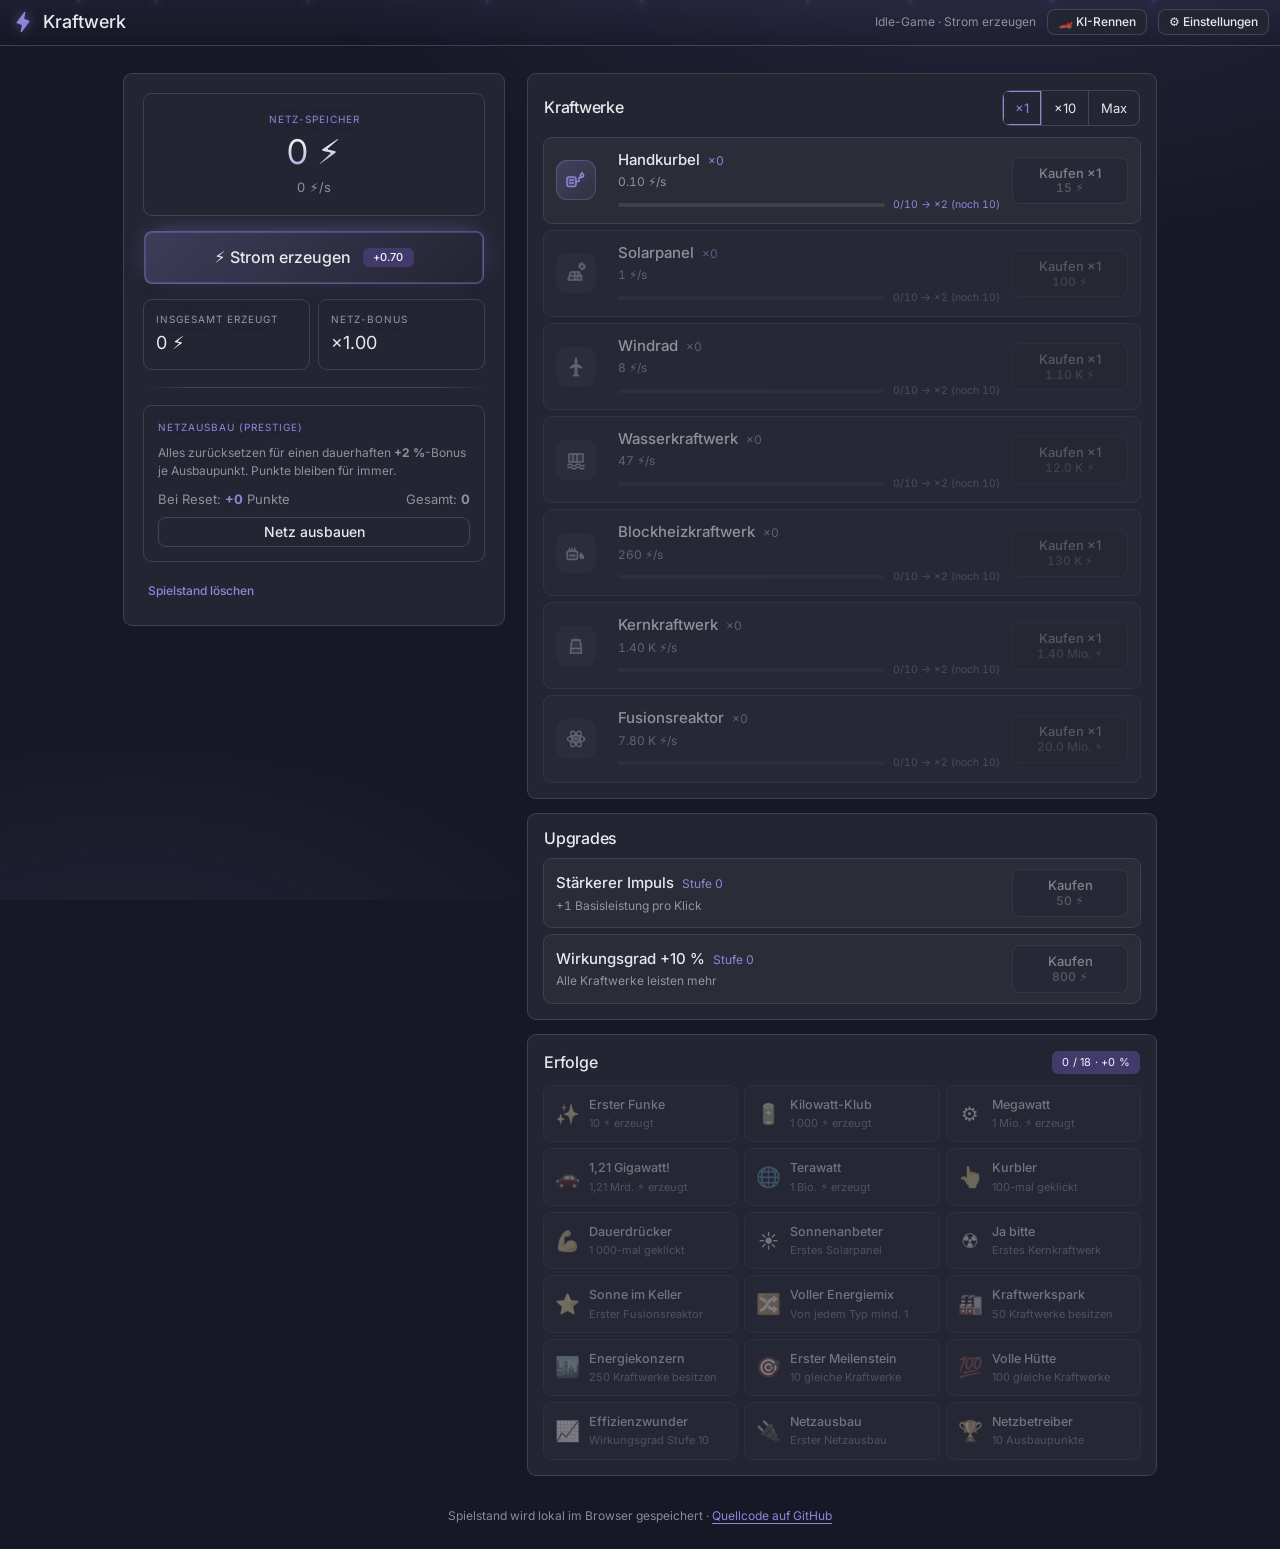
<file: index.html>
<!DOCTYPE html>
<html lang="de-CH">
<head>
<meta charset="utf-8">
<meta name="viewport" content="width=device-width, initial-scale=1">
<title>Kraftwerk — Idle Game</title>
<meta name="description" content="Ein Strom-Idle-Game: klicke, baue Kraftwerke von der Handkurbel bis zum Fusionsreaktor und baue dein Netz aus.">
<link rel="stylesheet" href="css/styles.css?v=13">
<link rel="icon" href="data:image/svg+xml,%3Csvg xmlns='http://www.w3.org/2000/svg' viewBox='0 0 256 256'%3E%3Crect width='256' height='256' rx='48' fill='%23161826'/%3E%3Cpath fill='%239184d9' d='M215.79,118.17a8,8,0,0,0-5-5.66L153.18,90.9l14.66-73.33a8,8,0,0,0-13.69-7l-88,120a8,8,0,0,0,3,11.69l57.63,21.61L112.16,237.43a8,8,0,0,0,13.69,7l88-120A8,8,0,0,0,215.79,118.17Z'/%3E%3C/svg%3E">
</head>
<body>
<div class="fx-bg" aria-hidden="true">
  <span class="fx-dot"></span><span class="fx-dot"></span><span class="fx-dot"></span>
  <span class="fx-dot"></span><span class="fx-dot"></span><span class="fx-dot"></span>
  <span class="fx-dot"></span><span class="fx-dot"></span><span class="fx-dot"></span>
</div>
<div class="page">

  <header class="topbar">
    <span class="brand">
      <svg width="22" height="22" viewBox="0 0 256 256" fill="var(--color-accent)"><path d="M215.79,118.17a8,8,0,0,0-5-5.66L153.18,90.9l14.66-73.33a8,8,0,0,0-13.69-7l-88,120a8,8,0,0,0,3,11.69l57.63,21.61L112.16,237.43a8,8,0,0,0,13.69,7l88-120A8,8,0,0,0,215.79,118.17Z"></path></svg>
      Kraftwerk
    </span>
    <span class="text-muted" style="font-size:12px">Idle-Game · Strom erzeugen</span>
    <a class="fx-toggle" href="rennen/" title="Neuronale Netze lernen Autofahren" style="text-decoration:none">🏎️ KI-Rennen</a>
    <button class="fx-toggle" id="open-settings" title="Einstellungen & Cheats" aria-haspopup="dialog">⚙️ Einstellungen</button>
  </header>

  <main class="game">

    <!-- linke Spalte: Erzeugung + Stats -->
    <section class="card elev-sm" style="gap:16px;padding:20px">
      <div class="card elev-sm" style="padding:18px;gap:6px;align-items:center;text-align:center">
        <span class="card-kicker">Netz-Speicher</span>
        <span id="idle-energy" style="font-size:34px;font-family:var(--font-heading);line-height:1.1">0&nbsp;⚡</span>
        <span class="text-muted" style="font-size:13px"><span id="idle-rate">0</span> ⚡/s</span>
        <span class="hidden" id="idle-offline" style="font-size:12px;color:var(--color-accent)"></span>
        <span class="hidden idle-buffs" id="idle-buffs"></span>
      </div>

      <button class="btn btn-secondary elev-md" id="idle-click" style="padding:16px;font-size:16px;justify-content:center">
        ⚡ Strom erzeugen
        <span class="tag tag-accent" id="idle-clickgain" style="margin-left:6px">+1</span>
      </button>

      <div style="display:grid;grid-template-columns:1fr 1fr;gap:10px">
        <div class="card elev-sm" style="padding:12px;gap:2px"><span class="card-kicker" style="color:var(--color-neutral-500)">Insgesamt erzeugt</span><span style="font-size:18px;font-family:var(--font-heading)" id="idle-total">0 ⚡</span></div>
        <div class="card elev-sm" style="padding:12px;gap:2px"><span class="card-kicker" style="color:var(--color-neutral-500)">Netz-Bonus</span><span style="font-size:18px;font-family:var(--font-heading)" id="idle-prestige-mult">×1.00</span></div>
      </div>

      <div class="hr" style="margin:2px 0"></div>

      <div class="card elev-sm" style="padding:14px;gap:8px">
        <span class="card-kicker">Netzausbau (Prestige)</span>
        <p class="text-muted" style="font-size:12px;margin:0">Alles zurücksetzen für einen dauerhaften <strong>+2 %</strong>-Bonus je Ausbaupunkt. Punkte bleiben für immer.</p>
        <div style="display:flex;justify-content:space-between;font-size:13px">
          <span class="text-muted">Bei Reset: <strong id="idle-prestige-gain" style="color:var(--color-accent)">+0</strong> Punkte</span>
          <span class="text-muted">Gesamt: <strong id="idle-prestige-have">0</strong></span>
        </div>
        <button class="btn btn-secondary" id="idle-prestige" style="justify-content:center" disabled>Netz ausbauen</button>
      </div>

      <button class="btn btn-ghost" id="idle-reset" style="font-size:12px;align-self:flex-start">Spielstand löschen</button>
    </section>

    <!-- rechte Spalte: Kraftwerke + Upgrades -->
    <section style="display:flex;flex-direction:column;gap:16px">
      <div class="card elev-sm" style="padding:16px;gap:12px">
        <div style="display:flex;align-items:center;justify-content:space-between;flex-wrap:wrap;gap:8px">
          <h5 style="margin:0">Kraftwerke</h5>
          <div class="seg" id="idle-buyamount">
            <label class="seg-opt"><input type="radio" name="idle-buy" value="1" checked>×1</label>
            <label class="seg-opt"><input type="radio" name="idle-buy" value="10">×10</label>
            <label class="seg-opt"><input type="radio" name="idle-buy" value="max">Max</label>
          </div>
        </div>
        <div id="idle-generators" style="display:flex;flex-direction:column;gap:8px"></div>
      </div>

      <div class="card elev-sm" style="padding:16px;gap:12px">
        <h5 style="margin:0">Upgrades</h5>
        <div id="idle-upgrades" style="display:flex;flex-direction:column;gap:8px"></div>
      </div>

      <div class="card elev-sm" style="padding:16px;gap:12px">
        <div style="display:flex;align-items:center;justify-content:space-between;flex-wrap:wrap;gap:8px">
          <h5 style="margin:0">Erfolge</h5>
          <span class="tag tag-accent" id="idle-ach-summary" title="Jeder Erfolg gibt +2 % Gesamtleistung">0 / 0 · +0 %</span>
        </div>
        <div id="idle-achievements" class="ach-grid"></div>
      </div>
    </section>

  </main>

  <footer class="text-muted" style="text-align:center;font-size:12px;padding:24px">
    Spielstand wird lokal im Browser gespeichert · <a href="https://github.com/giudicea/kraftwerk-idle">Quellcode auf GitHub</a>
  </footer>

</div>

<!-- Einstellungs-/Cheat-Modal -->
<div class="modal-overlay hidden" id="settings-overlay" role="dialog" aria-modal="true" aria-labelledby="settings-title">
  <div class="modal elev-lg">
    <div class="modal-head">
      <h5 id="settings-title" style="margin:0">Einstellungen</h5>
      <button class="modal-close" id="settings-close" aria-label="Schließen">✕</button>
    </div>
    <div class="modal-tabs" role="tablist">
      <button class="modal-tab is-active" id="tab-sound" role="tab" aria-selected="true">🔊 Sound</button>
      <button class="modal-tab" id="tab-cheats" role="tab" aria-selected="false">🎁 Codes</button>
      <button class="modal-tab" id="tab-stats" role="tab" aria-selected="false">📊 Statistik</button>
    </div>

    <!-- Tab: Sound -->
    <div class="modal-panel" id="panel-sound">
      <div class="set-toggles">
        <button class="fx-toggle" id="fx-sound" aria-pressed="true" title="Soundeffekte an/aus">🔊 Sound</button>
        <button class="fx-toggle" id="fx-music" aria-pressed="false" title="Musik an/aus">♫ Musik</button>
        <button class="fx-toggle" id="fx-hum" aria-pressed="false" title="Strom-Brumm an/aus">〜 Brumm</button>
      </div>
      <label class="set-row"><span>Gesamt</span><input type="range" id="vol-master" min="0" max="100" step="1"><span class="set-val" id="volval-master">50%</span></label>
      <label class="set-row"><span>Effekte</span><input type="range" id="vol-sfx" min="0" max="100" step="1"><span class="set-val" id="volval-sfx">100%</span></label>
      <label class="set-row"><span>Musik</span><input type="range" id="vol-music" min="0" max="100" step="1"><span class="set-val" id="volval-music">90%</span></label>
      <label class="set-row"><span>Brumm</span><input type="range" id="vol-hum" min="0" max="100" step="1"><span class="set-val" id="volval-hum">6%</span></label>
      <p class="text-muted" style="font-size:11px;margin:4px 0 0">Ton startet nach dem ersten Klick ins Spiel (Browser-Regel).</p>
    </div>

    <!-- Tab: Codes (Geschenke einlösen / Cheats freischalten) -->
    <div class="modal-panel hidden" id="panel-cheats">
      <p class="text-muted" style="font-size:12px;margin:0 0 4px">Code eingeben und mit <strong>Enter</strong> oder „Einlösen" bestätigen. Es gibt <strong>Geschenk-Codes</strong> für Belohnungen – ein geheimer Code schaltet zusätzlich den Cheat-Modus frei.</p>
      <div class="cheat-input-row">
        <input type="text" id="cheat-input" placeholder="Code eingeben …" autocomplete="off" spellcheck="false">
        <button class="btn btn-secondary" id="cheat-apply">Einlösen</button>
      </div>
      <div class="cheat-msg" id="cheat-msg" aria-live="polite"></div>
      <div class="code-unlocked hidden" id="cheat-unlocked-badge">🔓 Cheat-Modus aktiv</div>
      <div class="cheat-help hidden" id="cheat-help">
        <span class="card-kicker">Cheat-Codes</span>
        <ul id="cheat-list"></ul>
      </div>
    </div>

    <!-- Tab: Statistik -->
    <div class="modal-panel hidden" id="panel-stats">
      <div class="stat-grid">
        <div class="stat-cell"><span class="card-kicker">Spielzeit</span><span id="stat-play">0 s</span></div>
        <div class="stat-cell"><span class="card-kicker">Klicks gesamt</span><span id="stat-clicks">0</span></div>
        <div class="stat-cell"><span class="card-kicker">Insgesamt erzeugt</span><span id="stat-total">0 ⚡</span></div>
        <div class="stat-cell"><span class="card-kicker">Netz-Bonus</span><span id="stat-mult">×1.00</span></div>
        <div class="stat-cell"><span class="card-kicker">Ausbaupunkte</span><span id="stat-prestige">0</span></div>
        <div class="stat-cell"><span class="card-kicker">Erfolge</span><span id="stat-ach">0 / 18</span></div>
        <div class="stat-cell"><span class="card-kicker">Stromstöße gefangen</span><span id="stat-surges">0</span></div>
      </div>
      <p class="text-muted" style="font-size:11px;margin:2px 0 0">💡 Tipp: Halte nach goldenen <strong>Stromstößen</strong> Ausschau – anklicken bringt Energie oder einen Zeitbonus!</p>
    </div>
  </div>
</div>

<div class="kraft-toasts" id="kraft-toasts" aria-live="polite" aria-atomic="false"></div>
<script src="js/fx.js?v=13"></script>
<script src="js/game.js?v=13"></script>
</body>
</html>
</file>
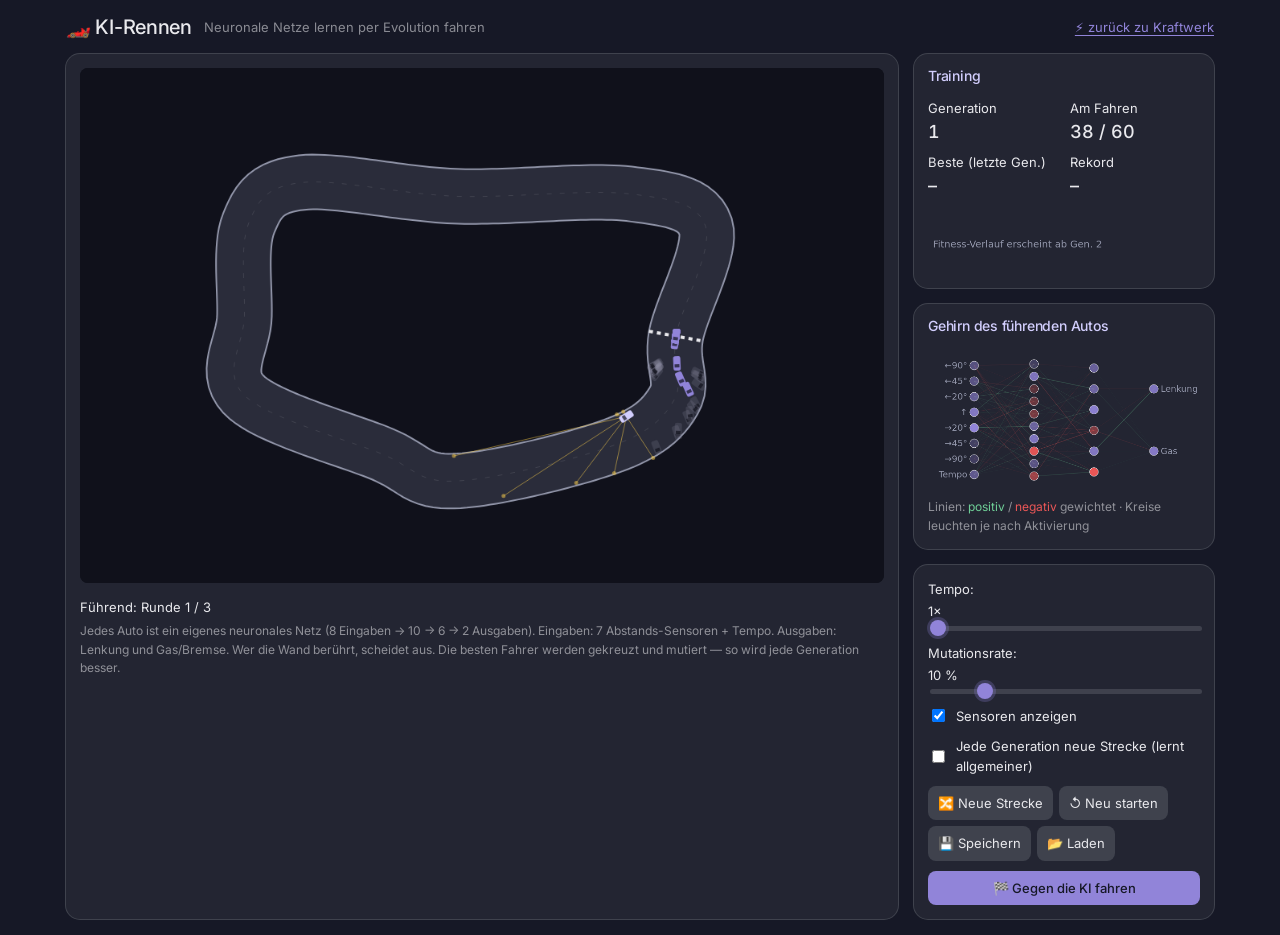
<file: rennen/index.html>
<!DOCTYPE html>
<html lang="de-CH">
<head>
<meta charset="utf-8">
<meta name="viewport" content="width=device-width, initial-scale=1">
<title>KI-Rennen — Neuroevolution</title>
<meta name="description" content="Autos mit neuronalem Netz lernen per Evolution eine Rennstrecke — danach selbst gegen die beste KI fahren.">
<link rel="stylesheet" href="../css/styles.css?v=13">
<link rel="icon" href="data:image/svg+xml,%3Csvg xmlns='http://www.w3.org/2000/svg' viewBox='0 0 24 24'%3E%3Crect width='24' height='24' rx='5' fill='%23161826'/%3E%3Cpath fill='%239184d9' d='M5 15l2-6h10l2 6v3h-2v-1H7v1H5z'/%3E%3C/svg%3E">
<style>
  .race { max-width: 1180px; margin: 0 auto; padding: 16px; display: grid; gap: 16px;
    grid-template-columns: minmax(0, 1fr) 300px; }
  @media (max-width: 860px) { .race { grid-template-columns: minmax(0, 1fr); } }
  .race-head { display: flex; flex-wrap: wrap; align-items: center; gap: 12px; max-width: 1180px;
    margin: 0 auto; padding: 16px 16px 0; }
  .race-head h1 { font-size: 20px; margin: 0; }
  .race-head a { font-size: 13px; }
  .card { background: var(--color-surface); border-radius: var(--radius-lg); box-shadow: var(--shadow-sm); padding: 14px; }
  #track { width: 100%; height: auto; display: block; border-radius: var(--radius-md); background: #10111b; touch-action: none; }
  .stats { display: grid; grid-template-columns: 1fr 1fr; gap: 6px 12px; font-size: 13px; }
  .stats b { display: block; font-size: 18px; font-weight: 500; font-variant-numeric: tabular-nums; }
  .ctl { display: grid; gap: 10px; font-size: 13px; }
  .ctl label { display: grid; gap: 2px; }
  .ctl input[type=range] { width: 100%; accent-color: var(--color-accent); }
  .ctl .check { display: flex; gap: 8px; align-items: center; }
  .btns { display: flex; flex-wrap: wrap; gap: 6px; }
  .btn { font: inherit; font-size: 13px; color: var(--color-text); background: var(--color-neutral-800);
    border: 0; border-radius: var(--radius-md); padding: 7px 10px; cursor: pointer; }
  .btn:hover { background: #4b4f5c; }
  .btn.primary { background: var(--color-accent); color: #161826; font-weight: 500; }
  .btn.primary:hover { background: var(--color-accent-300); }
  h2 { font-size: 14px; margin: 0 0 8px; color: var(--color-accent-300); }
  .side { display: grid; gap: 16px; align-content: start; }
  #net, #chart { width: 100%; display: block; }
  .touch { display: none; gap: 8px; margin-top: 10px; }
  .touch .btn { flex: 1; padding: 16px 0; font-size: 20px; user-select: none; -webkit-user-select: none; }
  body.racing .touch { display: flex; }
  body.racing .train-only { display: none; }
  body:not(.racing) .race-only { display: none; }
  .msg { font-size: 13px; margin-top: 8px; min-height: 1.4em; }
  .legend { font-size: 12px; }
</style>
</head>
<body>
<header class="race-head">
  <h1>🏎️ KI-Rennen</h1>
  <span class="text-muted" style="font-size:13px">Neuronale Netze lernen per Evolution fahren</span>
  <a href="../index.html" style="margin-left:auto">⚡ zurück zu Kraftwerk</a>
</header>

<main class="race">
  <section class="card">
    <canvas id="track" width="1000" height="640" aria-label="Rennstrecke"></canvas>
    <div class="touch" aria-label="Steuerung">
      <button class="btn" data-key="left">◀</button>
      <button class="btn" data-key="brake">■</button>
      <button class="btn" data-key="gas">▲</button>
      <button class="btn" data-key="right">▶</button>
    </div>
    <div class="msg" id="msg"></div>
    <p class="text-muted legend train-only">
      Jedes Auto ist ein eigenes neuronales Netz (8 Eingaben → 10 → 6 → 2 Ausgaben).
      Eingaben: 7 Abstands-Sensoren + Tempo. Ausgaben: Lenkung und Gas/Bremse.
      Wer die Wand berührt, scheidet aus. Die besten Fahrer werden gekreuzt und
      mutiert — so wird jede Generation besser.
    </p>
    <p class="text-muted legend race-only">
      Steuerung: <b>Pfeiltasten</b> oder <b>WASD</b> (bzw. Tasten unten am Handy).
      Du fährst <span style="color:#f2c94c">gelb</span>, die KI <span style="color:#9184d9">lila</span>.
      3 Runden — wer zuerst durch ist, gewinnt!
    </p>
  </section>

  <aside class="side">
    <section class="card">
      <h2>Training</h2>
      <div class="stats">
        <div>Generation<b id="s-gen">1</b></div>
        <div>Am Fahren<b id="s-alive">0</b></div>
        <div>Beste (letzte Gen.)<b id="s-last">–</b></div>
        <div>Rekord<b id="s-rec">–</b></div>
      </div>
      <canvas id="chart" width="560" height="120" style="margin-top:10px"></canvas>
    </section>

    <section class="card">
      <h2>Gehirn des führenden Autos</h2>
      <canvas id="net" width="560" height="300"></canvas>
      <div class="text-muted legend">Linien: <span style="color:#6fcf97">positiv</span> / <span style="color:#eb5757">negativ</span> gewichtet · Kreise leuchten je nach Aktivierung</div>
    </section>

    <section class="card ctl">
      <div class="train-only ctl">
        <label>Tempo: <span id="v-speed">1×</span>
          <input type="range" id="speed" min="1" max="40" value="1"></label>
        <label>Mutationsrate: <span id="v-mut">10 %</span>
          <input type="range" id="mut" min="1" max="50" value="10"></label>
        <label class="check"><input type="checkbox" id="rays" checked> Sensoren anzeigen</label>
        <label class="check"><input type="checkbox" id="shuffle"> Jede Generation neue Strecke (lernt allgemeiner)</label>
        <div class="btns">
          <button class="btn" id="b-track">🔀 Neue Strecke</button>
          <button class="btn" id="b-reset">↺ Neu starten</button>
          <button class="btn" id="b-save">💾 Speichern</button>
          <button class="btn" id="b-load">📂 Laden</button>
        </div>
        <button class="btn primary" id="b-race">🏁 Gegen die KI fahren</button>
      </div>
      <div class="race-only btns">
        <button class="btn primary" id="b-again">🔁 Nochmal</button>
        <button class="btn" id="b-train">← Zurück zum Training</button>
      </div>
    </section>
  </aside>
</main>

<script src="nn.js?v=1"></script>
<script src="sim.js?v=1"></script>
<script src="rennen.js?v=1"></script>
</body>
</html>
</file>
<file: css/styles.css>
/* Kraftwerk — Idle Game. Design-Tokens (Nocturne) und Komponenten,
   abgeleitet aus der Elektro-Toolbox. */
@import url('https://fonts.googleapis.com/css2?family=Inter:wght@400;500;600;700&display=swap');

:root {
  --color-bg: #161826;
  --color-surface: #232532;
  --color-text: #e9e9ed;
  --color-accent: #9184d9;
  --color-accent-2: #a7a1db;
  --color-divider: color-mix(in srgb, #e9e9ed 16%, transparent);

  --color-neutral-100: #f3f5fe;
  --color-neutral-500: #9397ab;
  --color-neutral-800: #3f424d;

  --color-accent-100: #f5f4ff;
  --color-accent-300: #d2cefd;
  --color-accent-800: #423a6a;

  --font-heading: "Inter", system-ui, sans-serif;
  --font-heading-weight: 500;
  --font-body: "Inter", system-ui, sans-serif;

  --space-1: 2.8px;
  --space-2: 5.6px;
  --space-3: 8.4px;
  --space-4: 11.2px;

  --radius-sm: 4px;
  --radius-md: 8px;
  --radius-lg: 14px;

  --shadow-sm: 0 0 0 1px #3f424d;
  --shadow-md: 0 0 0 1px #595d6c, 0 6px 18px rgba(0,0,0,0.55);
  --shadow-lg: 0 0 0 1px #9397ab, 0 16px 40px rgba(0,0,0,0.65);
}

*, *::before, *::after { box-sizing: border-box; }
body { margin: 0; background: var(--color-bg); color: var(--color-text); font-family: var(--font-body); font-size: 15px; line-height: 1.55; font-weight: 400; }
h1, h2, h3, h4, h5, h6 {
  font-family: var(--font-heading); font-weight: var(--font-heading-weight);
  line-height: 1.12; letter-spacing: -0.015em; margin: 0 0 var(--space-2);
}
h5 { font-size: 16px; }
p { margin: 0 0 var(--space-3); }
a { color: var(--color-accent); text-underline-offset: 3px; }
a:hover { color: var(--color-accent-300); }
:focus { outline: none; }
:focus-visible { outline: 2px solid var(--color-accent); outline-offset: 2px; }
::selection { background: color-mix(in srgb, var(--color-accent) 30%, transparent); }
.hidden { display: none !important; }
.text-muted { color: color-mix(in srgb, var(--color-text) 55%, transparent); }

.hr { height: 1px; border: 0; margin: var(--space-4) 0;
  background: linear-gradient(to right, transparent, var(--color-divider) 48px,
    var(--color-divider) calc(100% - 48px), transparent); }

/* — buttons — */
.btn {
  display: inline-flex; align-items: center; justify-content: center; gap: 6px;
  cursor: pointer; text-decoration: none;
  font-family: var(--font-heading); font-weight: var(--font-heading-weight);
  font-size: 14px; line-height: 1.2; color: var(--color-text);
  background: transparent; border: 1px solid transparent;
  padding: var(--space-2) calc(var(--space-3) * 1.2);
  border-radius: var(--radius-md);
}
.btn svg { display: block; }
.btn-secondary { border-color: var(--color-divider); }
.btn-secondary:hover { background: color-mix(in srgb, var(--color-text) 7%, transparent); }
.btn-secondary:active { background: color-mix(in srgb, var(--color-text) 14%, transparent); }
.btn-ghost { color: var(--color-accent); padding-inline: var(--space-1); }
.btn-ghost:hover { background: color-mix(in srgb, var(--color-accent) 10%, transparent); }
.btn-ghost:active { background: color-mix(in srgb, var(--color-accent) 18%, transparent); }

/* — segmented control — */
.seg { display: inline-flex; overflow: hidden; border: 1px solid var(--color-divider); border-radius: var(--radius-md); }
.seg-opt { display: inline-flex; align-items: center; gap: 6px; padding: 7px 12px; font-size: 13px; cursor: pointer; }
.seg-opt input { position: absolute; opacity: 0; width: 0; height: 0; pointer-events: none; }
.seg-opt + .seg-opt { border-left: 1px solid var(--color-divider); }
.seg-opt:has(input:checked) { color: var(--color-accent); box-shadow: inset 0 0 0 1px var(--color-accent); }
.seg-opt:not(:has(input:checked)):hover { background: color-mix(in srgb, var(--color-text) 7%, transparent); }
.seg-opt:has(input:focus-visible) { outline: 2px solid var(--color-accent); outline-offset: -2px; }

/* — cards — */
.card { display: flex; flex-direction: column; gap: var(--space-2); padding: var(--space-3); border-radius: var(--radius-md); background: var(--color-surface); }
.card-kicker { font-size: 10px; letter-spacing: 0.1em; text-transform: uppercase; color: var(--color-accent); }
.elev-sm { box-shadow: var(--shadow-sm); }
.elev-md { box-shadow: var(--shadow-md); }
.elev-lg { box-shadow: var(--shadow-lg); }

/* — tags — */
.tag { display: inline-flex; align-items: center; font-size: 11px; letter-spacing: 0.02em; padding: 3px 10px; border-radius: calc(var(--radius-md) * 0.75); }
.tag-accent { background: var(--color-accent-800); color: var(--color-accent-100); }

/* — layout — */
.topbar { display: flex; align-items: center; gap: var(--space-4); padding: var(--space-3) var(--space-4); border-bottom: 1px solid var(--color-divider); }
.brand { font-family: var(--font-heading); font-weight: var(--font-heading-weight); font-size: 18px; display: flex; align-items: center; gap: 10px; }
.topbar .text-muted { margin-left: auto; }

.game {
  max-width: 1080px; margin: 0 auto; padding: 28px 24px 8px;
  display: grid; grid-template-columns: 380px 1fr; gap: 24px; align-items: start;
}
@media (max-width: 860px) { .game { grid-template-columns: 1fr; } }

/* — generator / upgrade rows — */
.idle-row {
  display: flex; align-items: center; gap: 12px;
  padding: 10px 12px; border-radius: var(--radius-md);
  background: color-mix(in srgb, var(--color-text) 3%, transparent);
  box-shadow: var(--shadow-sm);
}
.idle-row-info { flex: 1; min-width: 0; display: flex; flex-direction: column; gap: 2px; }
.idle-row-title { display: flex; align-items: baseline; gap: 8px; }
.idle-row-name { font-family: var(--font-heading); font-weight: var(--font-heading-weight); font-size: 15px; }
.idle-row-owned { font-size: 12px; color: var(--color-accent); font-variant-numeric: tabular-nums; }
.idle-row-sub { font-size: 12px; color: color-mix(in srgb, var(--color-text) 55%, transparent); font-variant-numeric: tabular-nums; }
.idle-buy-btn {
  flex: 0 0 auto; min-width: 116px; display: flex; flex-direction: column; align-items: center; gap: 1px; line-height: 1.15;
  padding: 8px 12px; border: 1px solid var(--color-divider); border-radius: var(--radius-md);
  background: var(--color-surface); cursor: pointer; color: var(--color-text);
  font-family: var(--font-heading); font-weight: var(--font-heading-weight); font-size: 13px;
}
.idle-buy-btn:hover:not(:disabled) { border-color: var(--color-accent); background: color-mix(in srgb, var(--color-accent) 10%, transparent); }
.idle-buy-btn:active:not(:disabled) { background: color-mix(in srgb, var(--color-accent) 18%, transparent); }
.idle-buy-btn:disabled { opacity: 0.45; cursor: not-allowed; }
.idle-buy-btn .cost { font-size: 12px; color: var(--color-accent-300); font-variant-numeric: tabular-nums; }
.idle-buy-btn:disabled .cost { color: color-mix(in srgb, var(--color-text) 55%, transparent); }
.idle-locked { opacity: 0.55; filter: grayscale(0.4); }
.idle-pulse { animation: idle-pulse 0.25s ease; }
@keyframes idle-pulse { 0% { transform: scale(1); } 40% { transform: scale(1.04); } 100% { transform: scale(1); } }

/* ─── fx.js: Icons, Blitz-Effekt, Sound-Schalter ─── */
.idle-row-icon {
  display: inline-flex; align-items: center; justify-content: center;
  flex: 0 0 auto; width: 34px; height: 34px; margin-right: 10px;
  color: var(--color-accent);
  border-radius: var(--radius-md);
  background: color-mix(in srgb, var(--color-accent) 12%, transparent);
  box-shadow: inset 0 0 0 1px color-mix(in srgb, var(--color-accent) 25%, transparent);
}
.idle-locked .idle-row-icon { color: var(--color-neutral-500); background: color-mix(in srgb, var(--color-text) 4%, transparent); box-shadow: none; }

.kraft-burst {
  position: fixed; z-index: 60; pointer-events: none;
  transform: translate(-50%, -50%);
  color: var(--color-accent);
  animation: kraft-burst 0.5s ease-out forwards;
}
@keyframes kraft-burst {
  0%   { opacity: 0; transform: translate(-50%, -50%) scale(0.4) rotate(-8deg); }
  25%  { opacity: 1; transform: translate(-50%, -50%) scale(1.15) rotate(4deg); }
  100% { opacity: 0; transform: translate(-50%, -70%) scale(0.9) rotate(0deg); }
}

.fx-toggle {
  display: inline-flex; align-items: center; gap: 6px;
  border: 1px solid var(--color-divider); border-radius: var(--radius-md);
  background: var(--color-surface); color: var(--color-text);
  font-family: var(--font-heading); font-weight: var(--font-heading-weight);
  font-size: 12px; padding: 6px 10px; cursor: pointer; line-height: 1;
}
.fx-toggle:hover { border-color: var(--color-accent); background: color-mix(in srgb, var(--color-accent) 10%, transparent); }
.fx-toggle[aria-pressed="false"] { opacity: 0.55; }
.fx-toggle-group { display: inline-flex; gap: 8px; align-items: center; }

/* ─── fx.js: animierter Energie-Hintergrund ─── */
.fx-bg {
  position: fixed; inset: 0; z-index: -1; overflow: hidden; pointer-events: none;
  background:
    radial-gradient(1200px 600px at 78% -10%, color-mix(in srgb, var(--color-accent) 12%, transparent), transparent 60%),
    radial-gradient(900px 500px at 10% 110%, color-mix(in srgb, var(--color-accent-2) 9%, transparent), transparent 55%);
}
.fx-dot {
  position: absolute; width: 3px; height: 3px; border-radius: 50%;
  background: var(--color-accent); opacity: 0.35;
  box-shadow: 0 0 8px 1px color-mix(in srgb, var(--color-accent) 70%, transparent);
  animation: fx-drift linear infinite;
}
.fx-dot:nth-child(1) { left: 12%; animation-duration: 20s; animation-delay: -2s; }
.fx-dot:nth-child(2) { left: 24%; animation-duration: 27s; animation-delay: -9s; }
.fx-dot:nth-child(3) { left: 38%; animation-duration: 23s; animation-delay: -5s; }
.fx-dot:nth-child(4) { left: 50%; animation-duration: 31s; animation-delay: -14s; }
.fx-dot:nth-child(5) { left: 63%; animation-duration: 22s; animation-delay: -7s; }
.fx-dot:nth-child(6) { left: 71%; animation-duration: 29s; animation-delay: -18s; }
.fx-dot:nth-child(7) { left: 82%; animation-duration: 25s; animation-delay: -3s; }
.fx-dot:nth-child(8) { left: 90%; animation-duration: 33s; animation-delay: -11s; }
.fx-dot:nth-child(9) { left: 6%;  animation-duration: 28s; animation-delay: -16s; }
@keyframes fx-drift {
  0%   { transform: translateY(105vh) scale(0.6); opacity: 0; }
  10%  { opacity: 0.4; }
  90%  { opacity: 0.4; }
  100% { transform: translateY(-5vh) scale(1.1); opacity: 0; }
}
@media (prefers-reduced-motion: reduce) { .fx-dot { animation: none; display: none; } }

/* ─── Stromstoß (zufälliger Klick-Bonus) ─── */
.power-surge {
  position: fixed; z-index: 70; cursor: pointer;
  width: 56px; height: 56px; padding: 0;
  display: flex; align-items: center; justify-content: center;
  border: none; border-radius: 50%;
  color: #ffd34d;
  background: radial-gradient(circle at 50% 40%, color-mix(in srgb, #ffd34d 35%, transparent), transparent 70%);
  filter: drop-shadow(0 0 10px color-mix(in srgb, #ffd34d 80%, transparent));
  animation: surge-in 0.35s ease, surge-bob 1.6s ease-in-out 0.35s infinite;
}
.power-surge:hover { transform: scale(1.12); }
.power-surge.leaving { animation: surge-out 0.35s ease forwards; }
@keyframes surge-in { from { opacity: 0; transform: scale(0.3); } to { opacity: 1; transform: scale(1); } }
@keyframes surge-out { to { opacity: 0; transform: scale(0.4) rotate(20deg); } }
@keyframes surge-bob { 0%,100% { transform: translateY(0); } 50% { transform: translateY(-8px); } }
@media (prefers-reduced-motion: reduce) { .power-surge { animation: surge-in 0.2s ease; } }

.idle-buffs {
  font-size: 12px; font-weight: 500; color: #ffb020;
  font-variant-numeric: tabular-nums;
  padding: 3px 10px; border-radius: 999px;
  background: color-mix(in srgb, #ffb020 14%, transparent);
  box-shadow: inset 0 0 0 1px color-mix(in srgb, #ffb020 40%, transparent);
}

/* ─── Statistik ─── */
.stat-grid { display: grid; grid-template-columns: 1fr 1fr; gap: 8px; }
.stat-cell {
  display: flex; flex-direction: column; gap: 2px;
  padding: 10px 12px; border-radius: var(--radius-md);
  background: color-mix(in srgb, var(--color-text) 3%, transparent);
  box-shadow: var(--shadow-sm);
}
.stat-cell > span:last-child { font-family: var(--font-heading); font-weight: var(--font-heading-weight); font-size: 17px; font-variant-numeric: tabular-nums; }

/* ─── Einstellungs-/Cheat-Modal ─── */
.modal-overlay {
  position: fixed; inset: 0; z-index: 90;
  display: flex; align-items: center; justify-content: center; padding: 16px;
  background: color-mix(in srgb, #000 62%, transparent);
  backdrop-filter: blur(3px);
  animation: modal-fade 0.2s ease;
}
@keyframes modal-fade { from { opacity: 0; } to { opacity: 1; } }
.modal {
  width: min(440px, 100%); max-height: 88vh; overflow-y: auto;
  background: var(--color-surface); border-radius: var(--radius-lg);
  padding: 18px; display: flex; flex-direction: column; gap: 14px;
  animation: modal-pop 0.25s cubic-bezier(0.2, 0.9, 0.3, 1.15);
}
@keyframes modal-pop { from { opacity: 0; transform: translateY(12px) scale(0.98); } to { opacity: 1; transform: none; } }
.modal-head { display: flex; align-items: center; justify-content: space-between; }
.modal-close {
  border: 1px solid var(--color-divider); background: transparent; color: var(--color-text);
  width: 30px; height: 30px; border-radius: var(--radius-md); cursor: pointer; font-size: 14px; line-height: 1;
}
.modal-close:hover { border-color: var(--color-accent); background: color-mix(in srgb, var(--color-accent) 12%, transparent); }
.modal-tabs { display: flex; gap: 6px; }
.modal-tab {
  flex: 1; padding: 8px 10px; cursor: pointer;
  border: 1px solid var(--color-divider); border-radius: var(--radius-md);
  background: transparent; color: var(--color-text);
  font-family: var(--font-heading); font-weight: var(--font-heading-weight); font-size: 13px;
}
.modal-tab.is-active { color: var(--color-accent); box-shadow: inset 0 0 0 1px var(--color-accent); }
.modal-tab:not(.is-active):hover { background: color-mix(in srgb, var(--color-text) 7%, transparent); }
.modal-panel { display: flex; flex-direction: column; gap: 12px; }

.set-toggles { display: flex; flex-wrap: wrap; gap: 8px; }
.set-row { display: grid; grid-template-columns: 62px 1fr 42px; align-items: center; gap: 10px; font-size: 13px; }
.set-row > span:first-child { color: color-mix(in srgb, var(--color-text) 75%, transparent); }
.set-val { text-align: right; font-variant-numeric: tabular-nums; color: var(--color-accent); font-size: 12px; }
input[type="range"] {
  -webkit-appearance: none; appearance: none; width: 100%; height: 5px;
  border-radius: 999px; background: color-mix(in srgb, var(--color-text) 14%, transparent); outline: none;
}
input[type="range"]::-webkit-slider-thumb {
  -webkit-appearance: none; appearance: none; width: 16px; height: 16px; border-radius: 50%;
  background: var(--color-accent); cursor: pointer; box-shadow: 0 0 0 3px color-mix(in srgb, var(--color-accent) 25%, transparent);
}
input[type="range"]::-moz-range-thumb {
  width: 16px; height: 16px; border: none; border-radius: 50%;
  background: var(--color-accent); cursor: pointer; box-shadow: 0 0 0 3px color-mix(in srgb, var(--color-accent) 25%, transparent);
}
input[type="range"]:focus-visible { outline: 2px solid var(--color-accent); outline-offset: 4px; }

.cheat-input-row { display: flex; gap: 8px; }
#cheat-input {
  flex: 1; min-width: 0; padding: 9px 12px; border-radius: var(--radius-md);
  border: 1px solid var(--color-divider); background: var(--color-bg); color: var(--color-text);
  font-family: var(--font-body); font-size: 14px;
}
#cheat-input:focus-visible { outline: none; border-color: var(--color-accent); box-shadow: 0 0 0 2px color-mix(in srgb, var(--color-accent) 30%, transparent); }
.cheat-msg { font-size: 13px; min-height: 18px; }
.cheat-msg.ok { color: var(--color-accent); }
.cheat-msg.bad { color: #e28; }
.code-unlocked {
  align-self: flex-start; font-size: 12px; font-weight: 500; color: var(--color-accent);
  padding: 4px 10px; border-radius: 999px;
  background: color-mix(in srgb, var(--color-accent) 14%, transparent);
  box-shadow: inset 0 0 0 1px color-mix(in srgb, var(--color-accent) 40%, transparent);
}
.cheat-help ul { margin: 6px 0 0; padding-left: 0; list-style: none; display: flex; flex-direction: column; gap: 4px; }
.cheat-help li { font-size: 12px; color: color-mix(in srgb, var(--color-text) 70%, transparent); }
.cheat-help code {
  font-family: ui-monospace, "SF Mono", Menlo, monospace; font-size: 11.5px;
  background: color-mix(in srgb, var(--color-accent) 14%, transparent); color: var(--color-accent-300);
  padding: 1px 6px; border-radius: 5px; margin-right: 6px;
}

/* ─── Kraftwerks-Meilensteine (Fortschrittsbalken je Kraftwerk) ─── */
.idle-ms { display: flex; align-items: center; gap: 8px; margin-top: 3px; }
.idle-ms-bar {
  flex: 1 1 auto; height: 4px; min-width: 40px; border-radius: 999px; overflow: hidden;
  background: color-mix(in srgb, var(--color-text) 10%, transparent);
}
.idle-ms-bar > span {
  display: block; height: 100%; width: 0%; border-radius: 999px;
  background: linear-gradient(to right, var(--color-accent), var(--color-accent-2));
  transition: width 0.3s ease;
}
.idle-ms-txt {
  flex: 0 0 auto; font-size: 10.5px; color: var(--color-accent);
  font-variant-numeric: tabular-nums; white-space: nowrap;
}
.idle-locked .idle-ms { opacity: 0.6; }
.idle-locked .idle-ms-bar > span { background: var(--color-neutral-500); }
.idle-locked .idle-ms-txt { color: var(--color-neutral-500); }

/* ─── Erfolge / Meilensteine ─── */
.ach-grid { display: grid; grid-template-columns: repeat(auto-fill, minmax(150px, 1fr)); gap: 8px; }
.ach {
  display: flex; align-items: center; gap: 10px; min-width: 0;
  padding: 9px 11px; border-radius: var(--radius-md);
  background: color-mix(in srgb, var(--color-text) 3%, transparent);
  box-shadow: var(--shadow-sm);
  transition: opacity 0.2s ease, filter 0.2s ease, box-shadow 0.2s ease;
}
.ach-ico { flex: 0 0 auto; font-size: 20px; line-height: 1; width: 24px; text-align: center; }
.ach-txt { display: flex; flex-direction: column; gap: 1px; min-width: 0; }
.ach-name { font-family: var(--font-heading); font-weight: var(--font-heading-weight); font-size: 12.5px; }
.ach-desc { font-size: 11px; color: color-mix(in srgb, var(--color-text) 55%, transparent);
  white-space: nowrap; overflow: hidden; text-overflow: ellipsis; }
.ach.locked { opacity: 0.4; filter: grayscale(0.7); }
.ach.unlocked { box-shadow: inset 0 0 0 1px color-mix(in srgb, var(--color-accent) 60%, transparent); }

/* ─── Toast-Benachrichtigungen ─── */
.kraft-toasts {
  position: fixed; right: 16px; bottom: 16px; z-index: 80;
  display: flex; flex-direction: column; gap: 8px; max-width: min(320px, 90vw);
  pointer-events: none;
}
.kraft-toast {
  pointer-events: auto; cursor: pointer;
  display: flex; align-items: center; gap: 11px;
  padding: 11px 14px; border-radius: var(--radius-md);
  background: var(--color-surface); box-shadow: var(--shadow-md);
  animation: kraft-toast-in 0.35s cubic-bezier(0.2, 0.9, 0.3, 1.2);
}
.kraft-toast.leaving { animation: kraft-toast-out 0.4s ease forwards; }
.kraft-toast-ico { flex: 0 0 auto; font-size: 22px; line-height: 1; }
.kraft-toast-txt { display: flex; flex-direction: column; gap: 1px; min-width: 0; }
.kraft-toast-txt strong { font-family: var(--font-heading); font-weight: var(--font-heading-weight); font-size: 13.5px; }
.kraft-toast-txt span { font-size: 11.5px; color: color-mix(in srgb, var(--color-text) 60%, transparent); }
@keyframes kraft-toast-in { from { opacity: 0; transform: translateX(40px) scale(0.96); } to { opacity: 1; transform: none; } }
@keyframes kraft-toast-out { to { opacity: 0; transform: translateX(40px) scale(0.96); } }
@media (prefers-reduced-motion: reduce) {
  .kraft-toast { animation: none; }
  .kraft-toast.leaving { animation: none; opacity: 0; }
}

/* ─── UI-Politur ─── */
.topbar {
  background: linear-gradient(to bottom, color-mix(in srgb, var(--color-accent) 7%, transparent), transparent);
  backdrop-filter: blur(4px);
}
.brand svg { filter: drop-shadow(0 0 6px color-mix(in srgb, var(--color-accent) 55%, transparent)); }

/* Energiespeicher als Verlaufs-Zahl */
#idle-energy {
  background: linear-gradient(180deg, var(--color-text) 30%, var(--color-accent-2));
  -webkit-background-clip: text; background-clip: text; -webkit-text-fill-color: transparent;
}

/* Größere Icon-Kacheln mit Verlauf */
.idle-row-icon {
  width: 40px; height: 40px; border-radius: 11px;
  background: linear-gradient(135deg,
    color-mix(in srgb, var(--color-accent) 24%, transparent),
    color-mix(in srgb, var(--color-accent) 6%, transparent));
  box-shadow: inset 0 0 0 1px color-mix(in srgb, var(--color-accent) 30%, transparent);
}
.idle-row-icon svg { width: 24px; height: 24px; }

/* Zeilen sanft anheben beim Hover */
.idle-row { transition: transform 0.12s ease, box-shadow 0.12s ease; }
.idle-row:not(.idle-locked):hover { transform: translateY(-1px); box-shadow: var(--shadow-md); }

/* Haupt-Klickbutton: Verlauf, Glühen, Druck-Feedback */
#idle-click {
  position: relative; overflow: hidden;
  background: linear-gradient(135deg,
    color-mix(in srgb, var(--color-accent) 24%, var(--color-surface)), var(--color-surface));
  border-color: color-mix(in srgb, var(--color-accent) 45%, transparent) !important;
  box-shadow: 0 6px 18px rgba(0,0,0,0.45),
    inset 0 0 0 1px color-mix(in srgb, var(--color-accent) 30%, transparent),
    0 0 26px -8px var(--color-accent);
  transition: transform 0.08s ease, box-shadow 0.2s ease;
}
#idle-click:hover {
  box-shadow: 0 8px 24px rgba(0,0,0,0.5),
    inset 0 0 0 1px color-mix(in srgb, var(--color-accent) 55%, transparent),
    0 0 34px -4px var(--color-accent);
}
#idle-click:active { transform: translateY(1px) scale(0.995); }

/* Kauf-Buttons: etwas klarere Tiefe */
.idle-buy-btn { transition: transform 0.08s ease, border-color 0.12s ease, background 0.12s ease; }
.idle-buy-btn:active:not(:disabled) { transform: translateY(1px); }

/* Karten-Kicker in Akzentfarbe leicht leuchten lassen */
.card-kicker { text-shadow: 0 0 12px color-mix(in srgb, var(--color-accent) 25%, transparent); }

/* ─── Lebendige Icons (Animationen) ─── */
.idle-row-icon svg { overflow: visible; }
.idle-row-icon .fx-rotor { transform-box: fill-box; transform-origin: center; animation: fx-rotor 5s linear infinite; }
.idle-row-icon .fx-core  { transform-box: fill-box; transform-origin: center; animation: fx-corepulse 1.7s ease-in-out infinite; }
.idle-row-icon .fx-sun   { transform-box: fill-box; transform-origin: 18px 5.4px; animation: fx-corepulse 2.4s ease-in-out infinite; }
.idle-row-icon .fx-flame { transform-box: fill-box; transform-origin: bottom center; animation: fx-flame 0.5s ease-in-out infinite alternate; }
.idle-row-icon .fx-steam { transform-box: fill-box; transform-origin: center; animation: fx-steam 2.4s ease-in-out infinite; }
.idle-row-icon .fx-wave  { transform-box: fill-box; animation: fx-wave 2.6s ease-in-out infinite; }
/* gesperrte Kraftwerke stehen still */
.idle-locked .idle-row-icon .fx-rotor,
.idle-locked .idle-row-icon .fx-core,
.idle-locked .idle-row-icon .fx-sun,
.idle-locked .idle-row-icon .fx-flame,
.idle-locked .idle-row-icon .fx-steam,
.idle-locked .idle-row-icon .fx-wave { animation: none; }
@keyframes fx-rotor { to { transform: rotate(360deg); } }
@keyframes fx-corepulse { 0%,100% { transform: scale(0.82); opacity: 0.45; } 50% { transform: scale(1.15); opacity: 0.9; } }
@keyframes fx-flame { from { transform: scaleY(1) scaleX(1); opacity: 0.9; } to { transform: scaleY(1.14) scaleX(0.94); opacity: 1; } }
@keyframes fx-steam { 0%,100% { transform: translateY(1px) scale(0.9); opacity: 0.16; } 50% { transform: translateY(-1.5px) scale(1.06); opacity: 0.36; } }
@keyframes fx-wave { 0%,100% { transform: translateX(0); } 50% { transform: translateX(1.6px); } }

/* ─── Aufsteigende „+N"-Zahl beim Klicken ─── */
.float-num {
  position: fixed; z-index: 65; pointer-events: none;
  transform: translate(-50%, -50%);
  font-family: var(--font-heading); font-weight: 700; font-size: 16px;
  color: var(--color-accent-2); text-shadow: 0 1px 6px rgba(0,0,0,0.6);
  animation: float-num 1s ease-out forwards;
}
@keyframes float-num {
  0%   { opacity: 0; transform: translate(-50%, -50%) scale(0.7); }
  20%  { opacity: 1; transform: translate(calc(-50% + var(--dx, 0px)), -70%) scale(1.05); }
  100% { opacity: 0; transform: translate(calc(-50% + var(--dx, 0px)), -180%) scale(1); }
}

/* ─── Funken-Partikel beim Kauf ─── */
.fx-spark {
  position: fixed; z-index: 64; pointer-events: none;
  width: 6px; height: 6px; border-radius: 50%;
  background: var(--color-accent);
  box-shadow: 0 0 6px 1px color-mix(in srgb, var(--color-accent) 80%, transparent);
  transform: translate(-50%, -50%);
  animation: fx-spark 0.6s ease-out forwards;
}
@keyframes fx-spark {
  0%   { opacity: 1; transform: translate(-50%, -50%) scale(1); }
  100% { opacity: 0; transform: translate(calc(-50% + var(--tx, 0px)), calc(-50% + var(--ty, 0px))) scale(0.3); }
}

@media (prefers-reduced-motion: reduce) {
  .idle-row-icon .fx-rotor, .idle-row-icon .fx-core, .idle-row-icon .fx-sun,
  .idle-row-icon .fx-flame, .idle-row-icon .fx-steam, .idle-row-icon .fx-wave { animation: none; }
  .float-num { animation-duration: 0.6s; }
  .fx-spark { display: none; }
}
</file>
